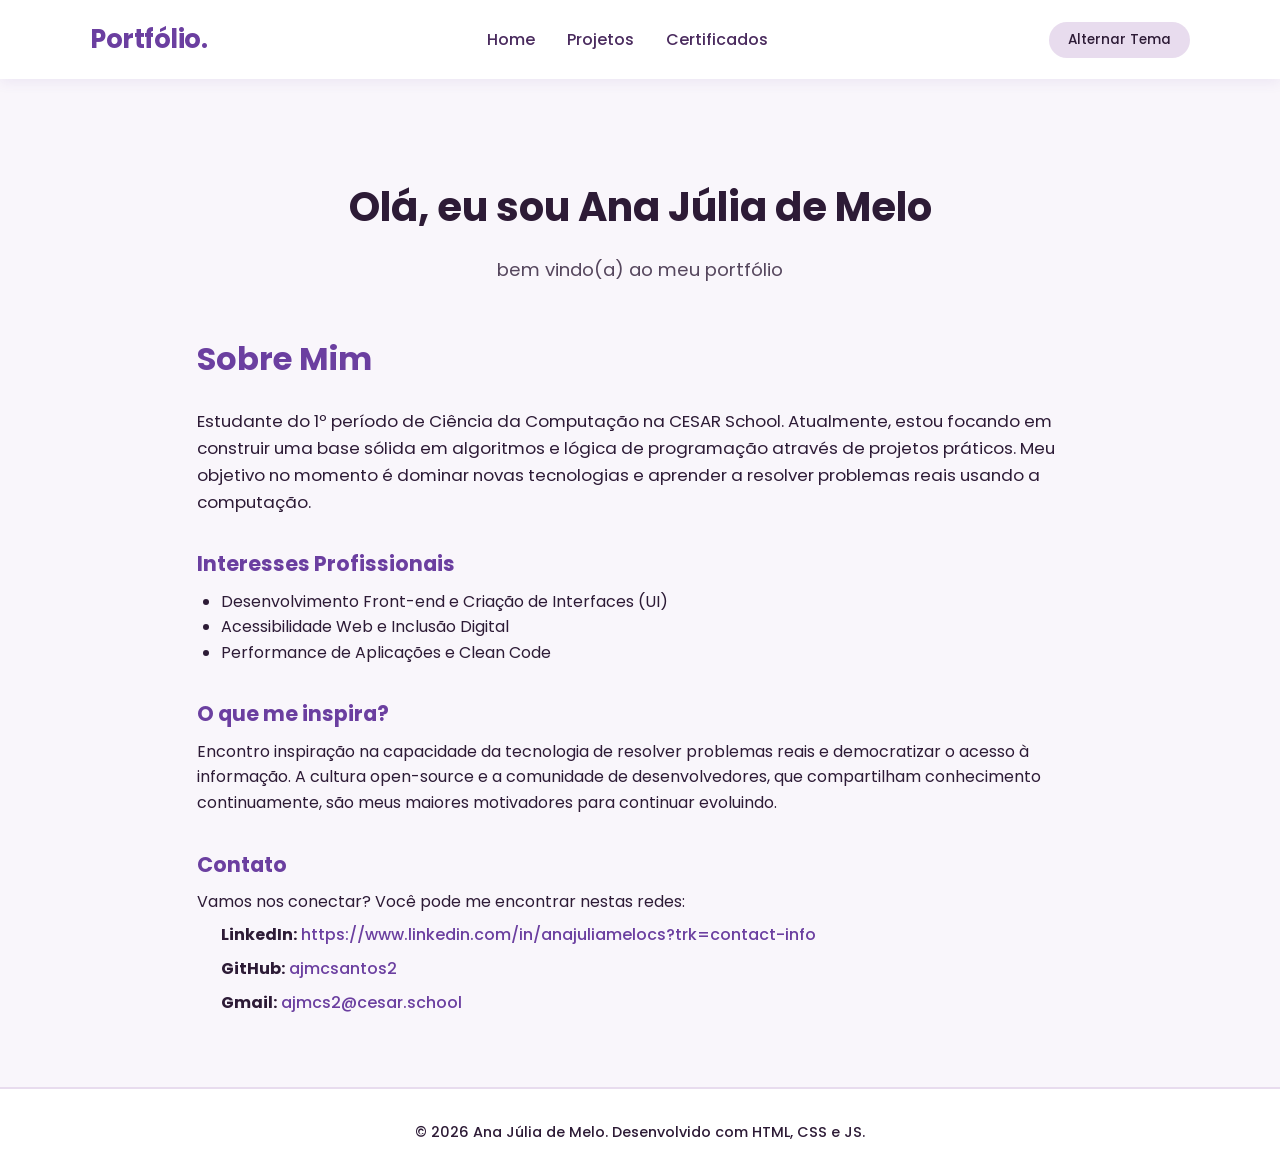
<file: index.html>
<!DOCTYPE html>
<html lang="pt-BR">
<head>
    <meta charset="UTF-8">
    <meta name="viewport" content="width=device-width, initial-scale=1.0">
    <title>Ana Júlia de Melo | Portfólio</title>
    <link rel="stylesheet" href="style.css">
</head>
<body>
    <header>
        <nav class="navbar">
            <div class="logo">Portfólio.</div>
            <ul class="nav-links">
                <li><a href="index.html">Home</a></li>
                <li><a href="projetos.html">Projetos</a></li>
                <!-- Aqui foi feita a alteração para Certificados -->
                <li><a href="certificados.html">Certificados</a></li>
            </ul>
            <button id="theme-toggle">Alternar Tema</button>
        </nav>
    </header>

    <main>
        <section class="hero">
            <h1>Olá, eu sou Ana Júlia de Melo</h1>
            <p>bem vindo(a) ao meu portfólio</p>
        </section>

        <section class="sobre-mim" style="margin-top: 3rem;">
            <h2>Sobre Mim</h2>
            
            <p style="margin-top: 1rem; line-height: 1.6; font-size: 1.05rem;">
                Estudante do 1º período de Ciência da Computação na CESAR School. Atualmente, estou focando em construir uma base sólida em algoritmos e lógica de programação através de projetos práticos. Meu objetivo no momento é dominar novas tecnologias e aprender a resolver problemas reais usando a computação.
            </p>

            <div style="margin-top: 2rem;">
                <h3>Interesses Profissionais</h3>
                <ul style="margin-left: 1.5rem; margin-top: 0.5rem;">
                    <li>Desenvolvimento Front-end e Criação de Interfaces (UI)</li>
                    <li>Acessibilidade Web e Inclusão Digital</li>
                    <li>Performance de Aplicações e Clean Code</li>
                </ul>
            </div>

            <div style="margin-top: 2rem;">
                <h3>O que me inspira?</h3>
                <p style="margin-top: 0.5rem; line-height: 1.6;">
                    Encontro inspiração na capacidade da tecnologia de resolver problemas reais e democratizar o acesso à informação. A cultura open-source e a comunidade de desenvolvedores, que compartilham conhecimento continuamente, são meus maiores motivadores para continuar evoluindo.
                </p>
            </div>

            <!-- Seção de contatos com o link direcionando corretamente -->
            <div style="margin-top: 2rem;">
                <h3>Contato</h3>
                <p style="margin-top: 0.5rem;">Vamos nos conectar? Você pode me encontrar nestas redes:</p>
                <ul style="margin-left: 1.5rem; margin-top: 0.5rem; list-style-type: none; padding-left: 0;">
                    <li style="margin-bottom: 0.5rem;">
                        <strong>LinkedIn:</strong> 
                        <a href="https://www.linkedin.com/in/anajuliamelocs?trk=contact-info" target="_blank" style="color: var(--accent-color); font-weight: 500; text-decoration: none;">https://www.linkedin.com/in/anajuliamelocs?trk=contact-info</a>
                    </li>
                    <li style="margin-bottom: 0.5rem;">
                        <strong>GitHub:</strong> 
                        <a href="#" target="_blank" style="color: var(--accent-color); font-weight: 500; text-decoration: none;">ajmcsantos2</a>
                    </li>
                    <li style="margin-bottom: 0.5rem;">
                        <strong>Gmail:</strong> 
                        <a href="#" target="_blank" style="color: var(--accent-color); font-weight: 500; text-decoration: none;">ajmcs2@cesar.school</a>
                    </li>
                </ul>
            </div>
        </section>
    </main>

    <footer>
        <p>&copy; 2026 Ana Júlia de Melo. Desenvolvido com HTML, CSS e JS.</p>
    </footer>

    <script src="script.js"></script>
</body>
</html>
</file>
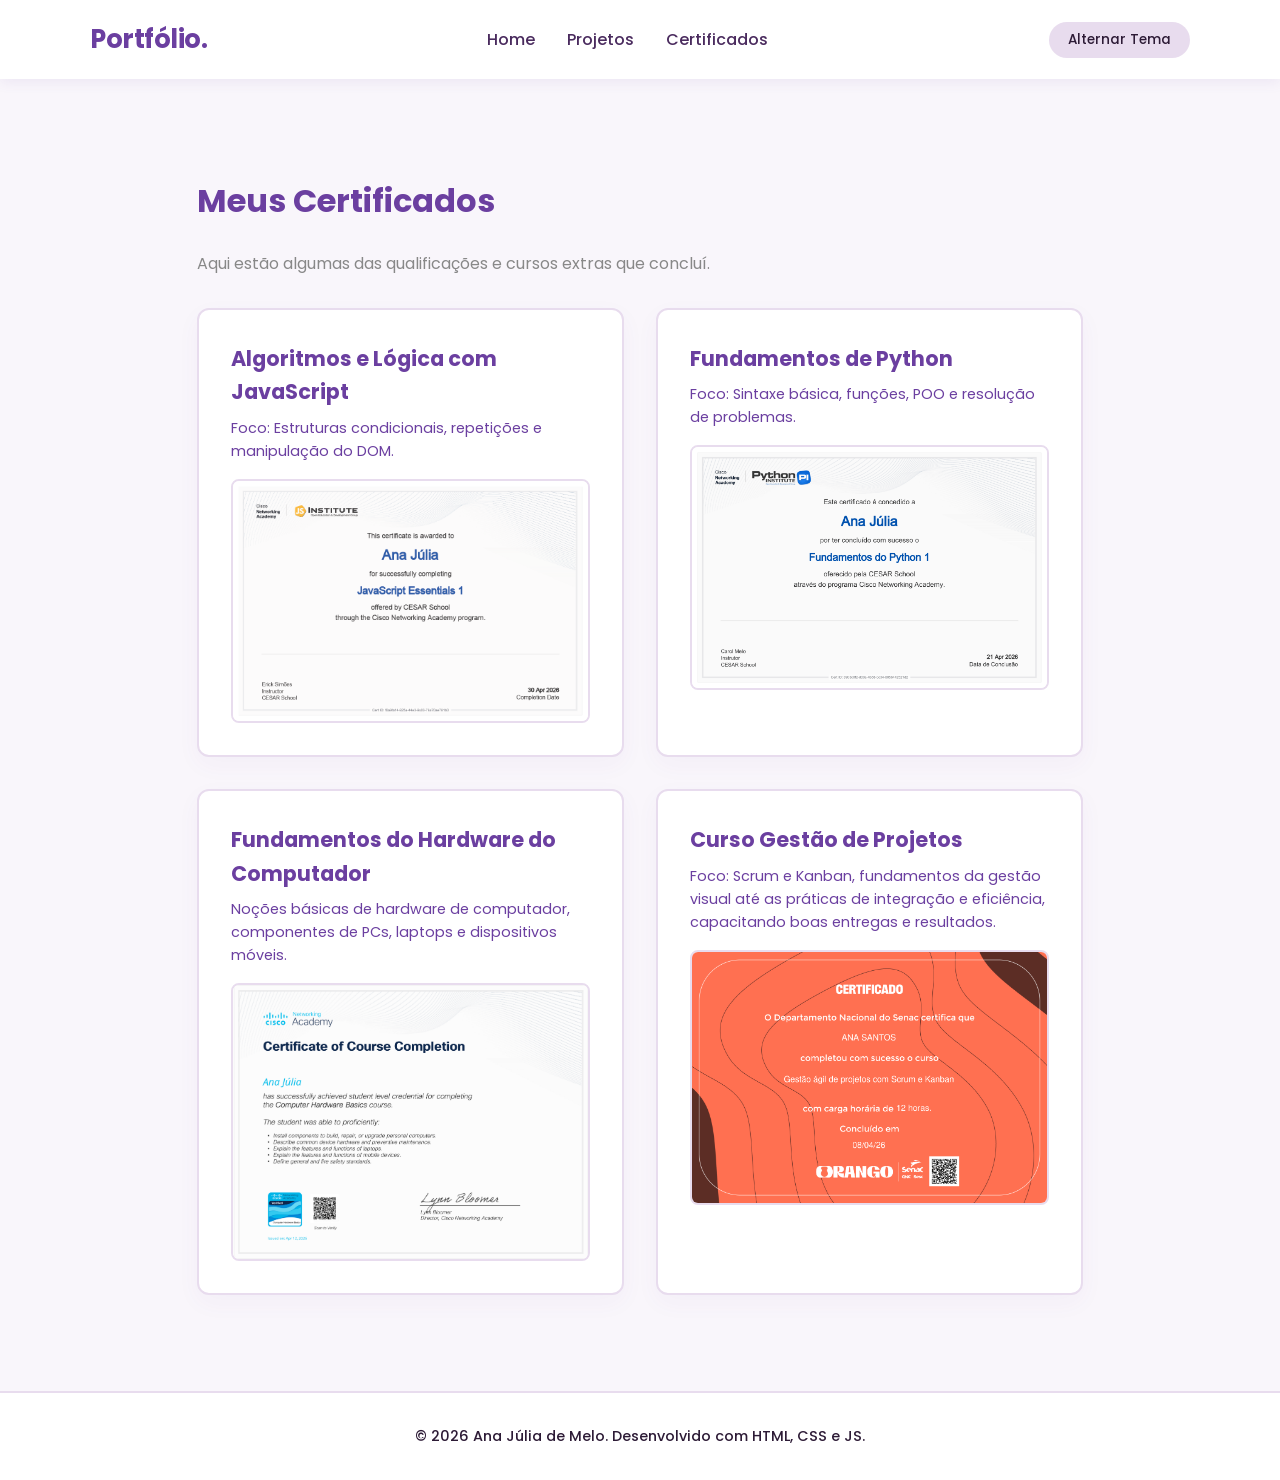
<file: certificados.html>
<!DOCTYPE html>
<html lang="pt-BR">
<head>
    <meta charset="UTF-8">
    <meta name="viewport" content="width=device-width, initial-scale=1.0">
    <title>Ana Júlia de Melo | Certificados</title>
    <link rel="stylesheet" href="style.css">
</head>
<body>
    <header>
        <nav class="navbar">
            <div class="logo">Portfólio.</div>
            <ul class="nav-links">
                <li><a href="index.html">Home</a></li>
                <li><a href="projetos.html">Projetos</a></li>
                <li><a href="certificados.html">Certificados</a></li>
            </ul>
            <button id="theme-toggle">Alternar Tema</button>
        </nav>
    </header>

    <main>
        <section class="certificados-section" style="padding: 2rem 0;">
            <h2>Meus Certificados</h2>
            <p style="margin-bottom: 2rem; color: #888;">Aqui estão algumas das qualificações e cursos extras que concluí.</p>
            
            <div class="grid-container" style="display: grid; grid-template-columns: repeat(auto-fit, minmax(300px, 1fr)); gap: 2rem;">
                
                <!-- Certificado 1: JavaScript -->
                <article class="card">
                    <h3>Algoritmos e Lógica com JavaScript</h3>
                    <p style="margin-bottom: 1rem; font-size: 0.9rem; color: var(--accent-color);">Foco: Estruturas condicionais, repetições e manipulação do DOM.</p>
                    <div class="img-container" style="width: 100%; border-radius: 8px; overflow: hidden; border: 2px solid var(--card-border);">
                        <!-- Adicionado ./ antes do nome -->
                        <img src="javascript.png" alt="Certificado JavaScript" style="width: 100%; height: auto; display: block;">
                    </div>
                </article>

                <!-- Certificado 2: Python -->
                <article class="card">
                    <h3>Fundamentos de Python</h3>
                    <p style="margin-bottom: 1rem; font-size: 0.9rem; color: var(--accent-color);">Foco: Sintaxe básica, funções, POO e resolução de problemas.</p>
                    <div class="img-container" style="width: 100%; border-radius: 8px; overflow: hidden; border: 2px solid var(--card-border);">
                        <!-- Adicionado ./ antes do nome -->
                        <img src="python.png" alt="Certificado Python" style="width: 100%; height: auto; display: block;">
                    </div>
                </article>

                <!-- Certificado 3: Para você editar depois -->
                <article class="card">
                    <h3>Fundamentos do Hardware do Computador</h3>
                    <p style="margin-bottom: 1rem; font-size: 0.9rem; color: var(--accent-color);">Noções básicas de hardware de computador, componentes de PCs, laptops e dispositivos móveis.</p>
                    <div class="img-container" style="width: 100%; border-radius: 8px; overflow: hidden; border: 2px solid var(--card-border);">
                        <!-- Adicionado ./ antes do nome -->
                        <img src="hardwore.png" alt="Certificado 3" style="width: 100%; height: auto; display: block;">
                    </div>
                </article>

                 <article class="card">
                    <h3>Curso Gestão de Projetos</h3>
                    <p style="margin-bottom: 1rem; font-size: 0.9rem; color: var(--accent-color);">Foco: Scrum e Kanban, fundamentos da gestão visual até as práticas de integração e eficiência, capacitando boas entregas e resultados.</p>
                    <div class="img-container" style="width: 100%; border-radius: 8px; overflow: hidden; border: 2px solid var(--card-border);">
                        <!-- Adicionado ./ antes do nome -->
                        <img src="orango.png" alt="Certificado 3" style="width: 100%; height: auto; display: block;">
                    </div>
                </article>
                
            </div>
        </section>
    </main>

    <footer>
        <p>&copy; 2026 Ana Júlia de Melo. Desenvolvido com HTML, CSS e JS.</p>
    </footer>

    <script src="script.js"></script>
</body>
</html>
</file>
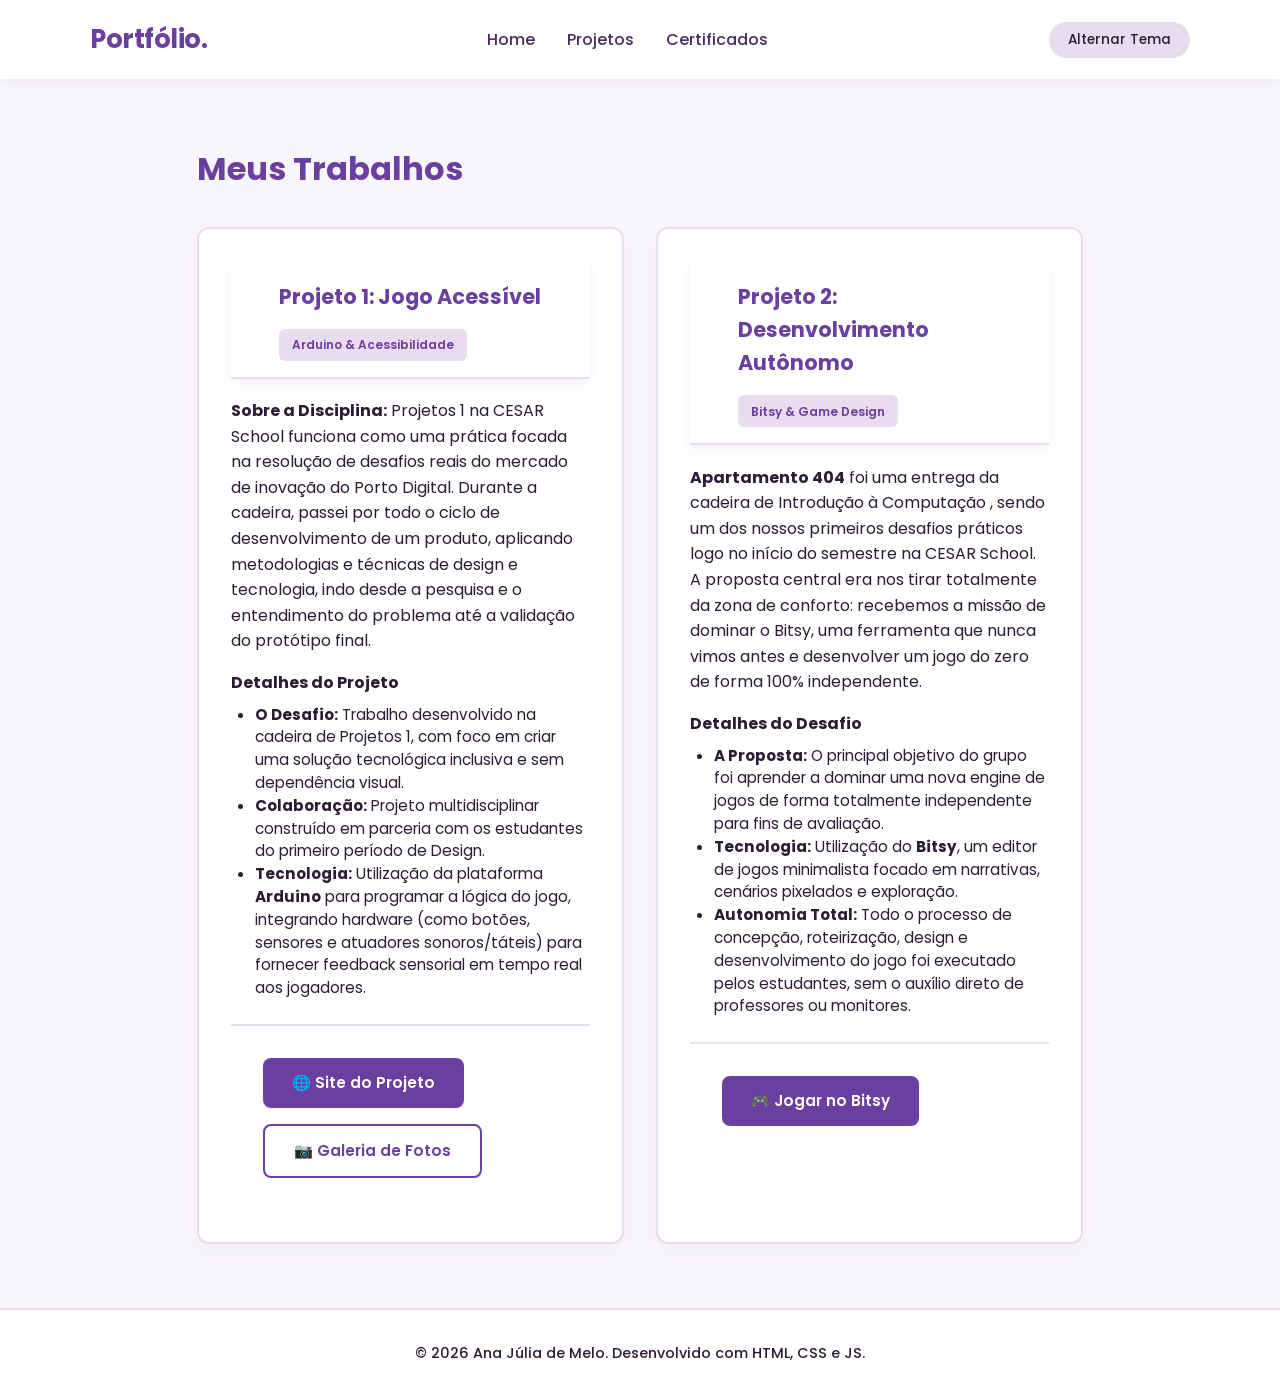
<file: projetos.html>
<!DOCTYPE html>
<html lang="pt-BR">
<head>
    <meta charset="UTF-8">
    <meta name="viewport" content="width=device-width, initial-scale=1.0">
    <title>Ana Júlia de Melo | Projetos</title>
    <link rel="stylesheet" href="style.css">
</head>
<body>
    <header>
        <nav class="navbar">
            <div class="logo">Portfólio.</div>
            <ul class="nav-links">
                <li><a href="index.html">Home</a></li>
                <li><a href="projetos.html">Projetos</a></li>
                <li><a href="certificados.html">Certificados</a></li>
            </ul>
            <button id="theme-toggle">Alternar Tema</button>
        </nav>
    </header>

    <main>
        <section class="projetos-section">
            <h2>Meus Trabalhos</h2>
            <div class="grid-container">
                
                <!-- Artefato Detalhado: Projeto 1 -->
                <article class="card artifact-card">
                    <header class="card-header" style="display: flex; flex-direction: column; align-items: flex-start; gap: 0.5rem;">
                        <h3>Projeto 1: Jogo Acessível</h3>
                        <span class="badge">Arduino & Acessibilidade</span>
                    </header>
                    
                    <div class="artifact-body" style="margin-top: 1rem;">
                        <p><strong>Sobre a Disciplina:</strong> Projetos 1 na CESAR School funciona como uma prática focada na resolução de desafios reais do mercado de inovação do Porto Digital. Durante a cadeira, passei por todo o ciclo de desenvolvimento de um produto, aplicando metodologias e técnicas de design e tecnologia, indo desde a pesquisa e o entendimento do problema até a validação do protótipo final.</p>
                        
                        <div style="margin-top: 1rem;">
                            <h4 style="margin-bottom: 0.5rem;">Detalhes do Projeto</h4>
                            <ul style="margin-left: 1.5rem; font-size: 0.95rem; line-height: 1.5;">
                                <li><strong>O Desafio:</strong> Trabalho desenvolvido na cadeira de Projetos 1, com foco em criar uma solução tecnológica inclusiva e sem dependência visual.</li>
                                <li><strong>Colaboração:</strong> Projeto multidisciplinar construído em parceria com os estudantes do primeiro período de Design.</li>
                                <li><strong>Tecnologia:</strong> Utilização da plataforma <strong>Arduino</strong> para programar a lógica do jogo, integrando hardware (como botões, sensores e atuadores sonoros/táteis) para fornecer feedback sensorial em tempo real aos jogadores.</li>
                            </ul>
                        </div>
                    </div>

                    <footer class="card-footer" style="margin-top: 1.5rem; display: flex; gap: 1rem; flex-wrap: wrap;">
                        <a href="https://sites.google.com/cesar.school/projetogrupo13/home" target="_blank" class="btn">🌐 Site do Projeto</a>
                        <a href="https://sites.google.com/cesar.school/fotosprojetos1/home" target="_blank" class="btn btn-outline">📷 Galeria de Fotos</a>
                    </footer>
                </article>

                <!-- Artefato Detalhado: Projeto 2 -->
                <article class="card artifact-card">
                    <header class="card-header" style="display: flex; flex-direction: column; align-items: flex-start; gap: 0.5rem;">
                        <h3>Projeto 2: Desenvolvimento Autônomo</h3>
                        <span class="badge">Bitsy & Game Design</span>
                    </header>
                    
                    <div class="artifact-body" style="margin-top: 1rem;">
                        <p><strong>Apartamento 404</strong> foi uma entrega da cadeira de Introdução à Computação , sendo um dos nossos primeiros desafios práticos logo no início do semestre na CESAR School. A proposta central era nos tirar totalmente da zona de conforto: recebemos a missão de dominar o Bitsy, uma ferramenta que nunca vimos antes e desenvolver um jogo do zero de forma 100% independente. </p>
                        
                        <div style="margin-top: 1rem;">
                            <h4 style="margin-bottom: 0.5rem;">Detalhes do Desafio</h4>
                            <ul style="margin-left: 1.5rem; font-size: 0.95rem; line-height: 1.5;">
                                <li><strong>A Proposta:</strong> O principal objetivo do grupo foi aprender a dominar uma nova engine de jogos de forma totalmente independente para fins de avaliação.</li>
                                <li><strong>Tecnologia:</strong> Utilização do <strong>Bitsy</strong>, um editor de jogos minimalista focado em narrativas, cenários pixelados e exploração.</li>
                                <li><strong>Autonomia Total:</strong> Todo o processo de concepção, roteirização, design e desenvolvimento do jogo foi executado pelos estudantes, sem o auxílio direto de professores ou monitores.</li>
                            </ul>
                        </div>
                    </div>

                    <footer class="card-footer" style="margin-top: 1.5rem; display: flex; gap: 1rem; flex-wrap: wrap;">
                        <!-- Link do jogo atualizado aqui -->
                        <a href="https://biavieira.itch.io/apartamento-404" target="_blank" class="btn">🎮 Jogar no Bitsy</a>
                    </footer>
                </article>
                
            </div>
        </section>
    </main>

    <footer>
        <p>&copy; 2026 Ana Júlia de Melo. Desenvolvido com HTML, CSS e JS.</p>
    </footer>

    <script src="script.js"></script>
</body>
</html>
</file>
<file: style.css>
/* Importando a fonte Poppins (mais grossa e moderna) do Google Fonts */
@import url('https://fonts.googleapis.com/css2?family=Poppins:wght@400;500;600;700&display=swap');

/* Variáveis: Paleta Roxa Moderna e Encorpada */
:root {
    --bg-color: #F9F6FB;       /* Fundo quase branco, com um toque mínimo de lilás */
    --text-color: #2D1B36;     /* Texto roxo bem escuro, quase preto (ótima leitura) */
    --header-bg: #FFFFFF;      /* Cabeçalho branco */
    --header-text: #4A2B5E;    /* Roxo escuro para o cabeçalho */
    --card-bg: #FFFFFF;
    --card-border: #E8DCEE;    /* Borda lilás clarinha */
    --accent-color: #6B3FA0;   /* Roxo vibrante para botões e destaques */
    --accent-hover: #522D80;   /* Roxo mais fechado para o hover */
}

/* Modo Escuro (Tons de uva escuro e lilás) */
body.dark-mode {
    --bg-color: #1A0B22;       /* Fundo roxo super escuro */
    --text-color: #F9F6FB;     /* Texto claro */
    --header-bg: #22102C;      /* Cabeçalho um pouco mais claro que o fundo */
    --header-text: #F9F6FB;
    --card-bg: #291535;        /* Fundo dos cards roxo profundo */
    --card-border: #3D224F;
    --accent-color: #9D64DB;   /* Lilás vibrante para destacar no escuro */
    --accent-hover: #B88BE8;
}

/* Reset Básico */
* {
    margin: 0;
    padding: 0;
    box-sizing: border-box;
}

body {
    /* Usando Poppins com peso base 400 (normal, mas encorpada) */
    font-family: 'Poppins', sans-serif;
    font-size: 16px;
    font-weight: 400;
    background-color: var(--bg-color);
    color: var(--text-color);
    transition: background-color 0.3s ease, color 0.3s ease;
    display: flex;
    flex-direction: column;
    min-height: 100vh;
    line-height: 1.6;
}

/* Títulos com peso 700 (bem grossos e em destaque) */
h1, h2, h3, .logo {
    font-weight: 700;
    color: var(--accent-color);
}

.logo {
    font-size: 1.6rem;
    letter-spacing: -0.5px;
}

h1 { font-size: 2.5rem; margin-bottom: 1rem; color: var(--text-color); }
h2 { font-size: 2rem; margin-bottom: 1.5rem; }
h3 { font-size: 1.3rem; margin-bottom: 0.5rem; }

/* Header & Navegação */
header {
    background-color: var(--header-bg);
    padding: 1.2rem 3rem;
    box-shadow: 0 4px 12px rgba(107, 63, 160, 0.08); /* Sombra roxinha sutil */
    position: sticky;
    top: 0;
    z-index: 100;
}

.navbar {
    display: flex;
    justify-content: space-between;
    align-items: center;
    max-width: 1100px;
    margin: 0 auto;
}

.nav-links {
    list-style: none;
    display: flex;
    gap: 2rem;
}

.nav-links a {
    color: var(--header-text);
    text-decoration: none;
    font-size: 1rem;
    font-weight: 500; /* Peso médio para os links */
    transition: color 0.2s;
}

.nav-links a:hover {
    color: var(--accent-color);
}

/* Botões */
button, .btn {
    font-family: 'Poppins', sans-serif;
    font-size: 0.95rem;
    font-weight: 600; /* Texto do botão grosso */
    padding: 0.8rem 1.8rem;
    cursor: pointer;
    background-color: var(--accent-color);
    color: #FFFFFF;
    border: none;
    border-radius: 8px; /* Cantos arredondados modernos */
    text-decoration: none;
    display: inline-block;
    transition: background-color 0.2s ease, transform 0.2s ease;
}

body.dark-mode button, body.dark-mode .btn {
    color: #1A0B22; /* Texto escuro no botão claro do dark mode */
}

button:hover, .btn:hover {
    background-color: var(--accent-hover);
    transform: translateY(-2px);
}

/* Botão Alternar Tema */
button#theme-toggle {
    background-color: var(--card-border);
    color: var(--text-color);
    padding: 0.5rem 1.2rem;
    font-size: 0.85rem;
    font-weight: 500;
    border-radius: 20px;
}

button#theme-toggle:hover {
    background-color: var(--accent-color);
    color: #FFFFFF;
}

/* Main Content */
main {
    flex: 1;
    padding: 4rem 2rem;
    max-width: 950px;
    margin: 0 auto;
    width: 100%;
}

.hero {
    text-align: center;
    margin-top: 2rem;
    margin-bottom: 3rem;
}

.hero p {
    font-size: 1.15rem;
    font-weight: 400;
    color: var(--text-color);
    opacity: 0.8;
}

/* Grid de Projetos */
.grid-container {
    display: grid;
    grid-template-columns: repeat(auto-fit, minmax(300px, 1fr));
    gap: 2rem;
    margin-top: 2rem;
}

/* Cards de Projetos */
.card {
    background-color: var(--card-bg);
    border: 2px solid var(--card-border); /* Borda mais grossa e visível */
    padding: 2rem;
    border-radius: 12px;
    box-shadow: 0 8px 24px rgba(107, 63, 160, 0.04);
    transition: box-shadow 0.3s ease, border-color 0.3s ease;
}

.card:hover {
    box-shadow: 0 12px 32px rgba(107, 63, 160, 0.12);
    border-color: var(--accent-color); /* Borda acende no hover */
}

.card-header {
    display: flex;
    justify-content: space-between;
    align-items: center;
    margin-bottom: 1.2rem;
    border-bottom: 2px solid var(--card-border);
    padding-bottom: 1rem;
}

.badge {
    background-color: var(--card-border);
    color: var(--accent-color);
    padding: 0.4rem 0.8rem;
    font-size: 0.75rem;
    font-weight: 600;
    border-radius: 6px;
}

/* Botões Outline nos cards */
.btn-outline {
    background-color: transparent;
    color: var(--accent-color);
    border: 2px solid var(--accent-color); /* Borda do botão grossa */
}

body.dark-mode .btn-outline {
    color: var(--text-color);
    border-color: var(--text-color);
}

.btn-outline:hover {
    background-color: var(--accent-color);
    color: #FFFFFF;
}

body.dark-mode .btn-outline:hover {
    background-color: var(--text-color);
    color: var(--bg-color);
}

/* Formulário de Contato */
.contato-form {
    display: flex;
    flex-direction: column;
    gap: 1.2rem;
    max-width: 500px;
    margin: 2rem auto 0;
}

.contato-form label {
    font-size: 0.95rem;
    font-weight: 600;
    margin-bottom: -0.5rem;
    color: var(--text-color);
}

.contato-form input, .contato-form textarea {
    font-family: 'Poppins', sans-serif;
    font-size: 1rem;
    padding: 1rem;
    border: 2px solid var(--card-border); /* Borda dos campos mais visível */
    background-color: var(--card-bg);
    color: var(--text-color);
    border-radius: 8px;
    transition: border-color 0.3s ease;
}

.contato-form input:focus, .contato-form textarea:focus {
    outline: none;
    border-color: var(--accent-color);
}

/* Footer */
footer {
    background-color: var(--header-bg);
    color: var(--text-color);
    text-align: center;
    padding: 2rem;
    font-size: 0.9rem;
    font-weight: 500;
    border-top: 2px solid var(--card-border);
    margin-top: auto;
}
</file>
